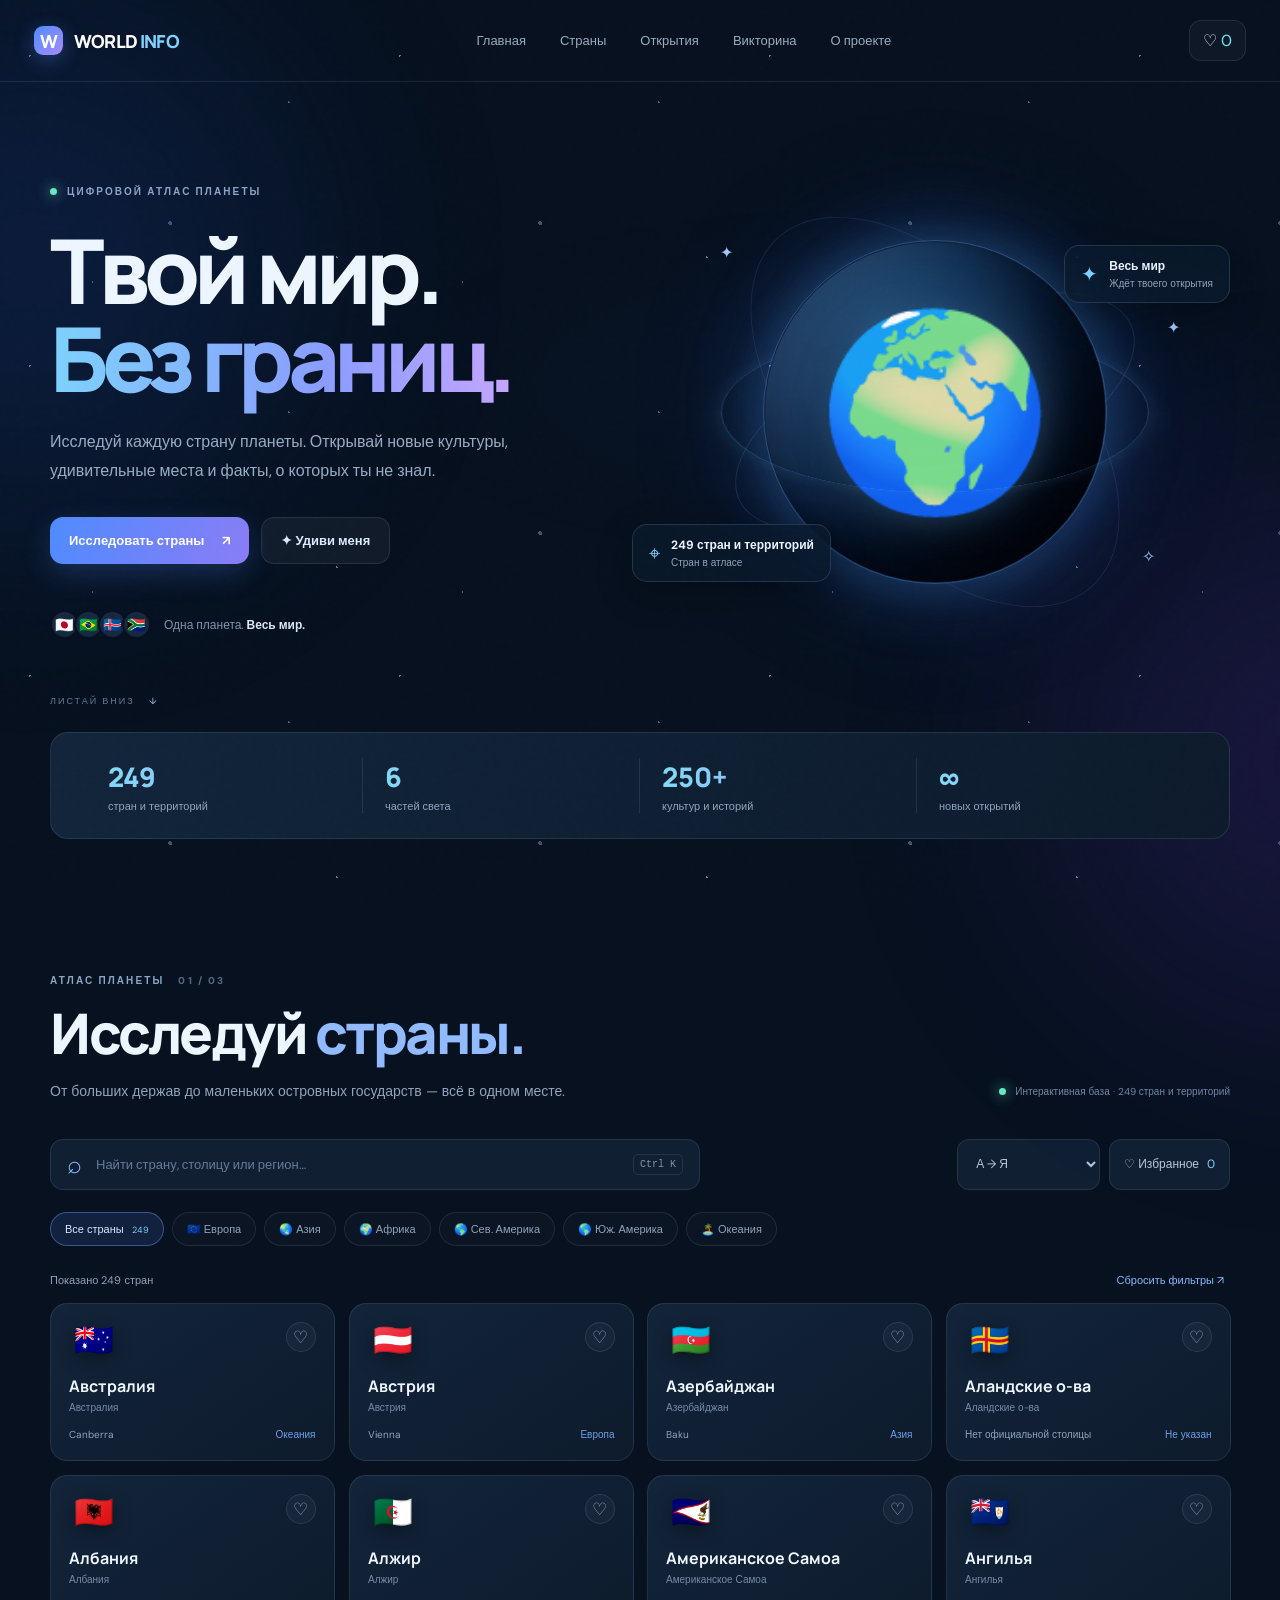
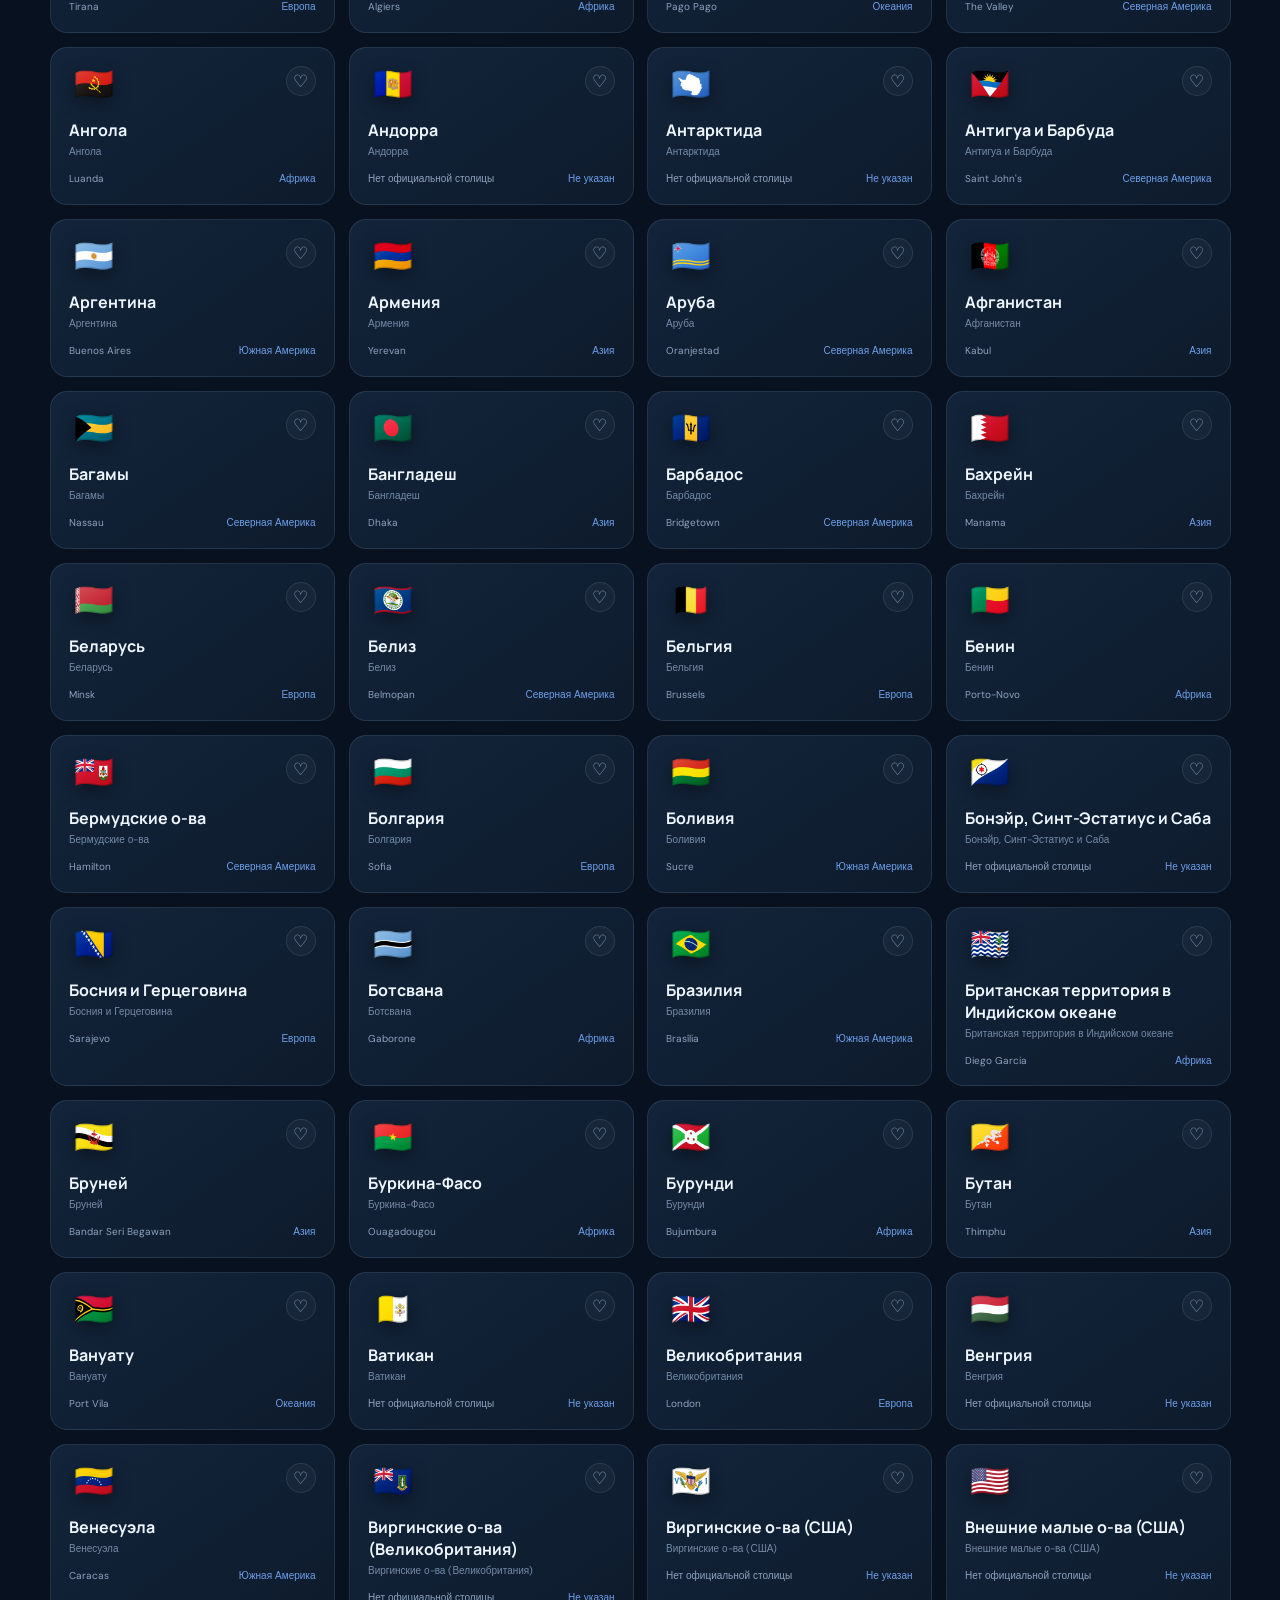
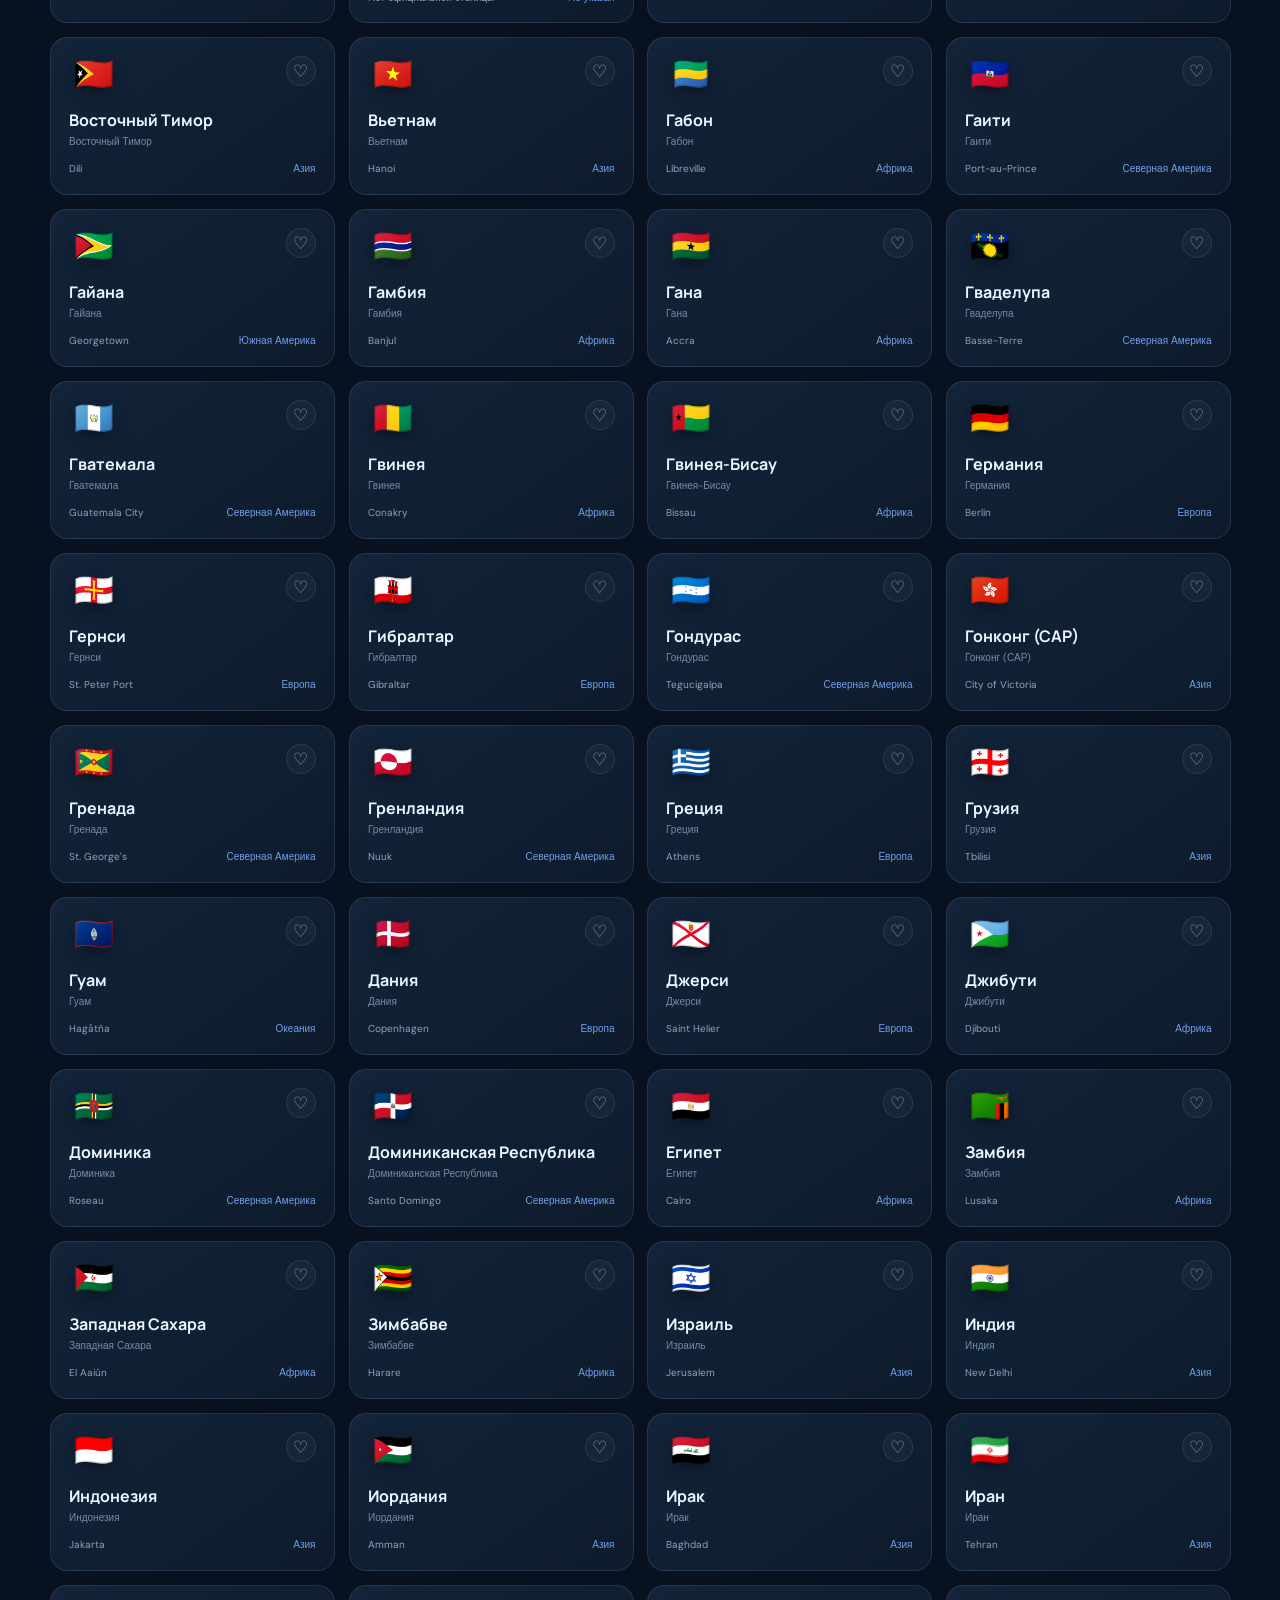
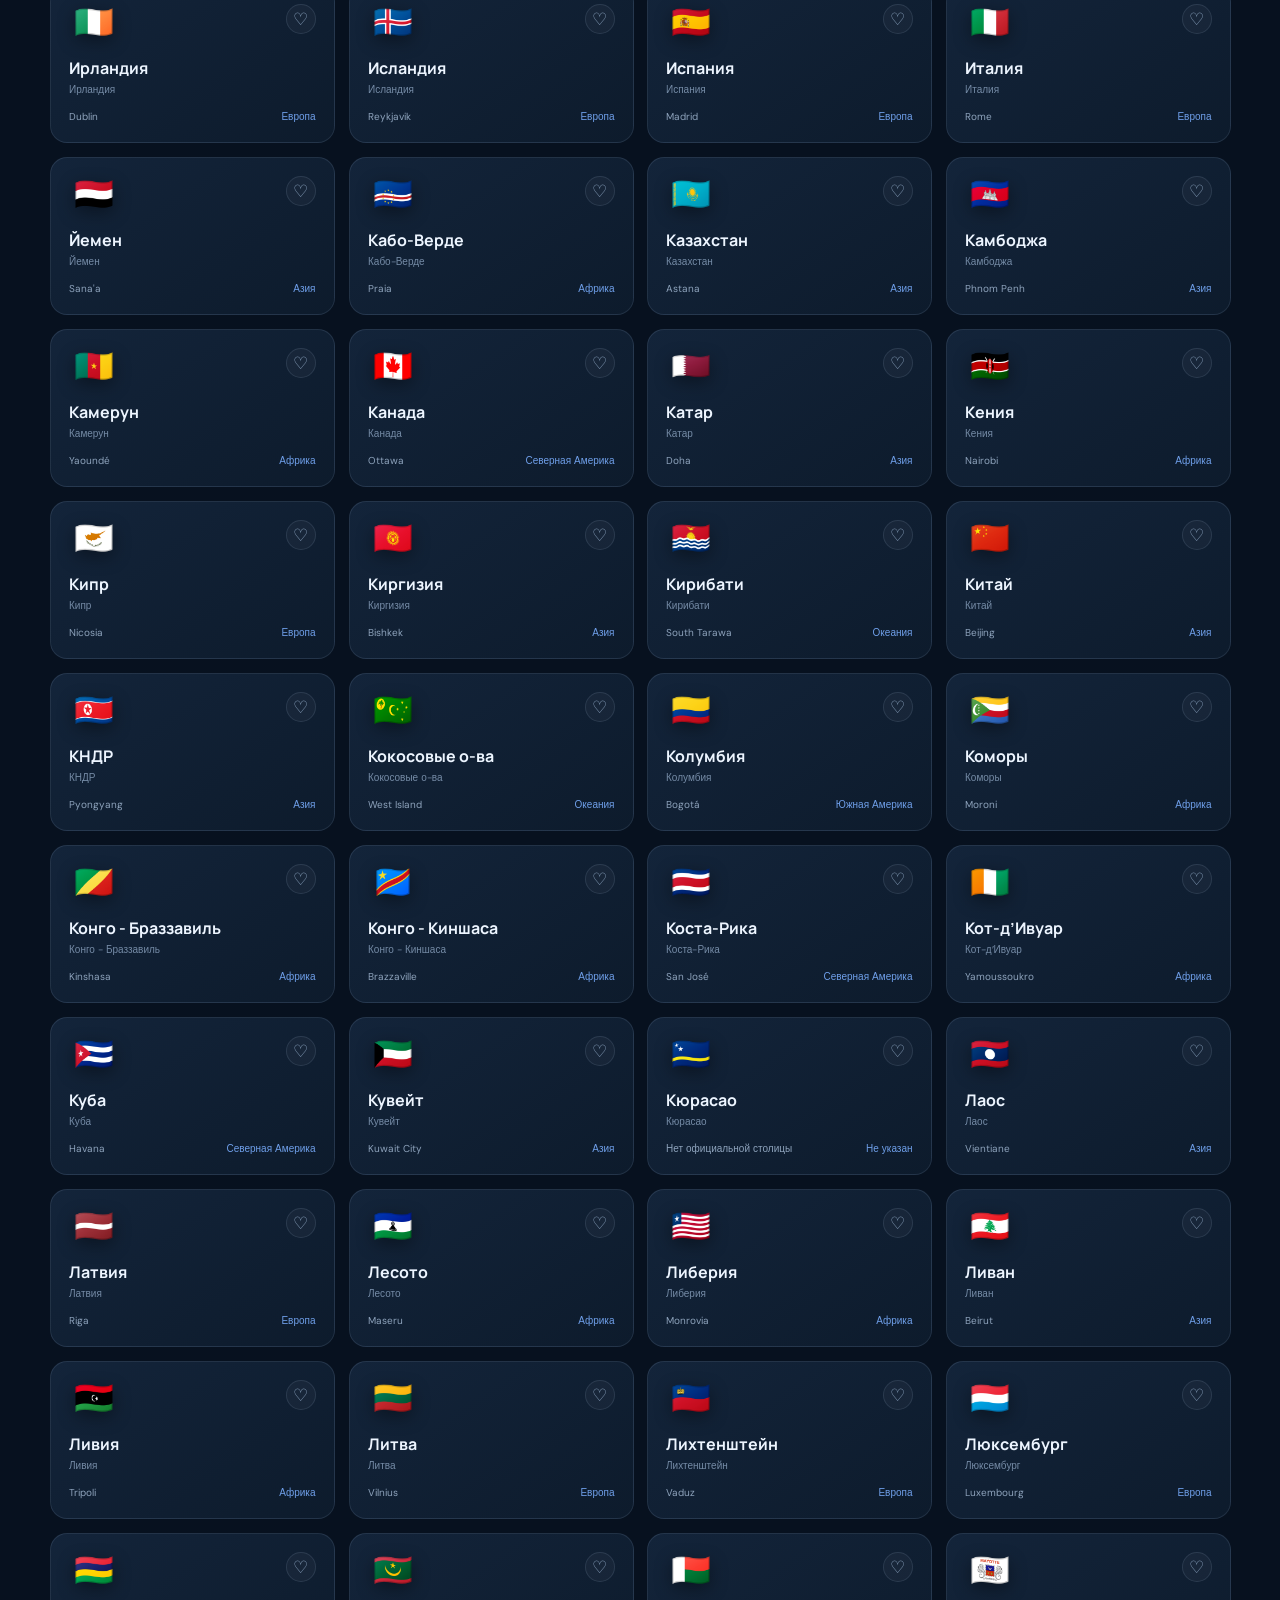
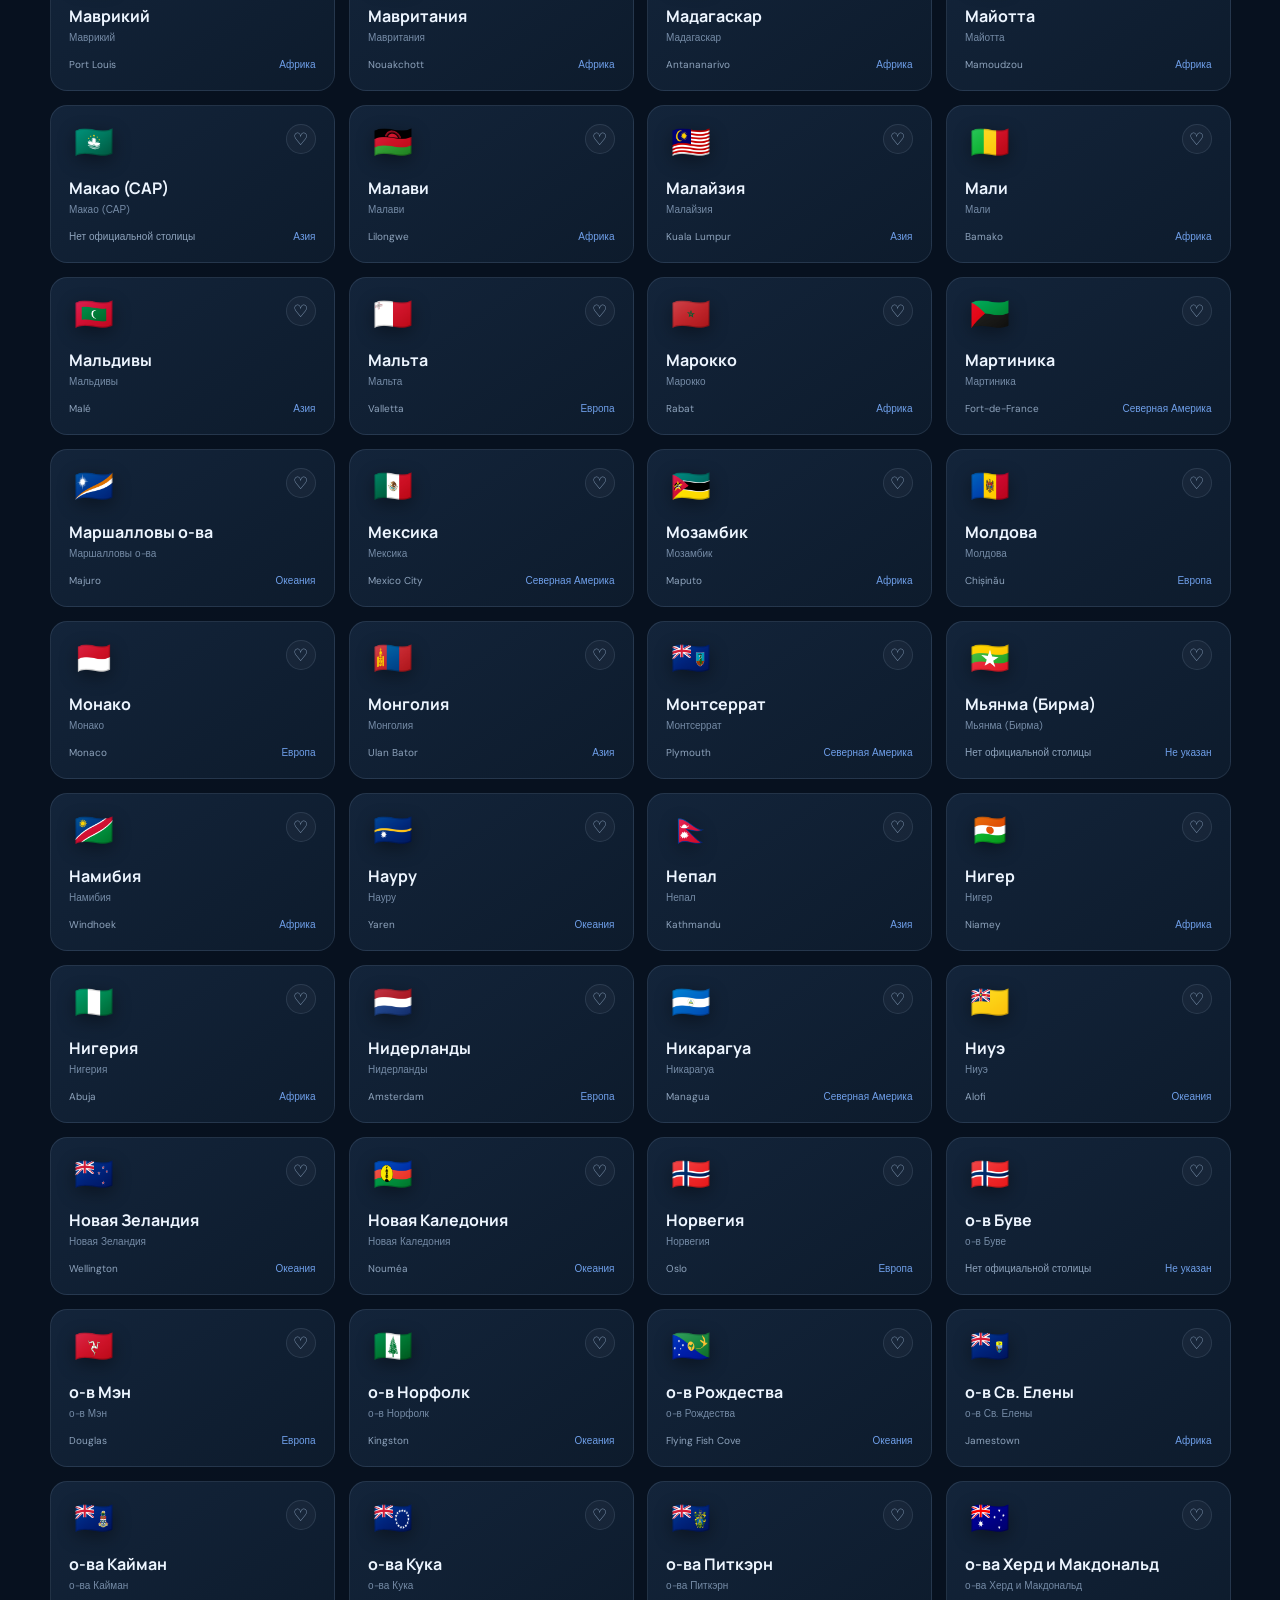
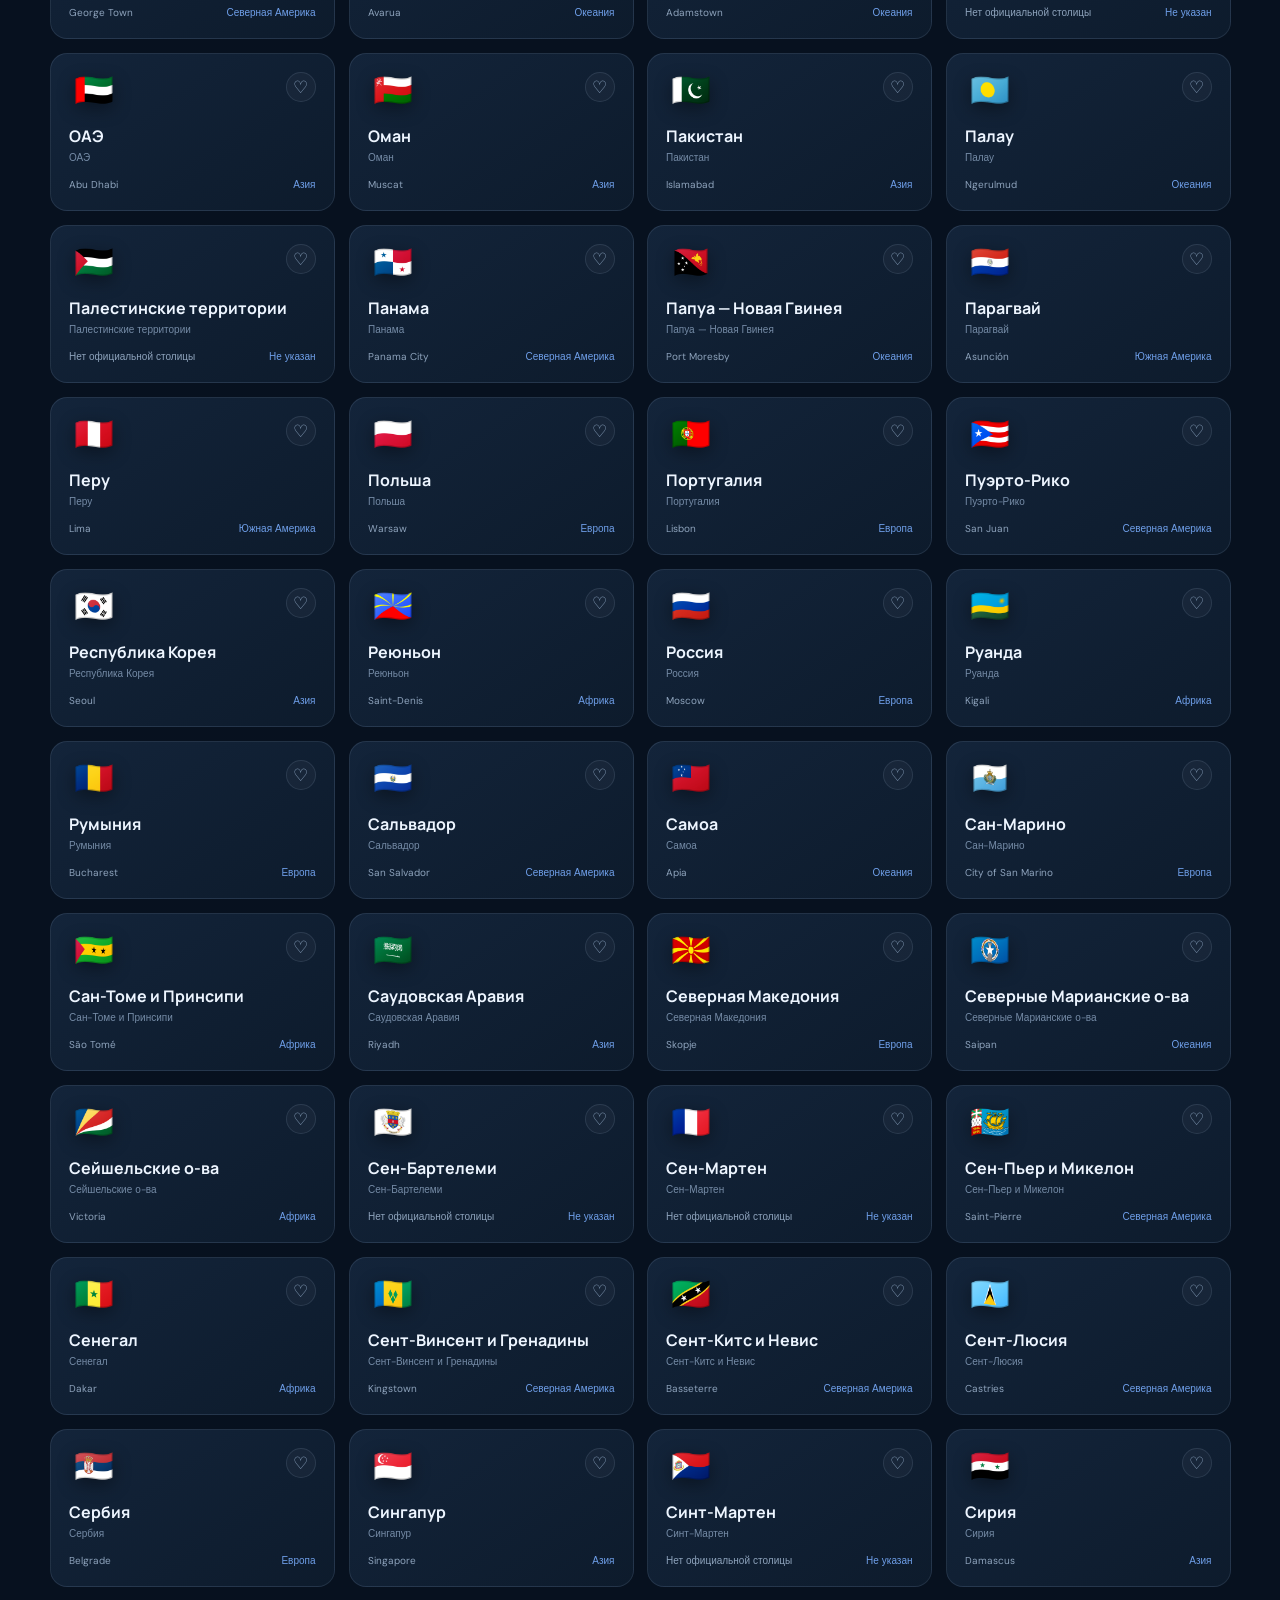
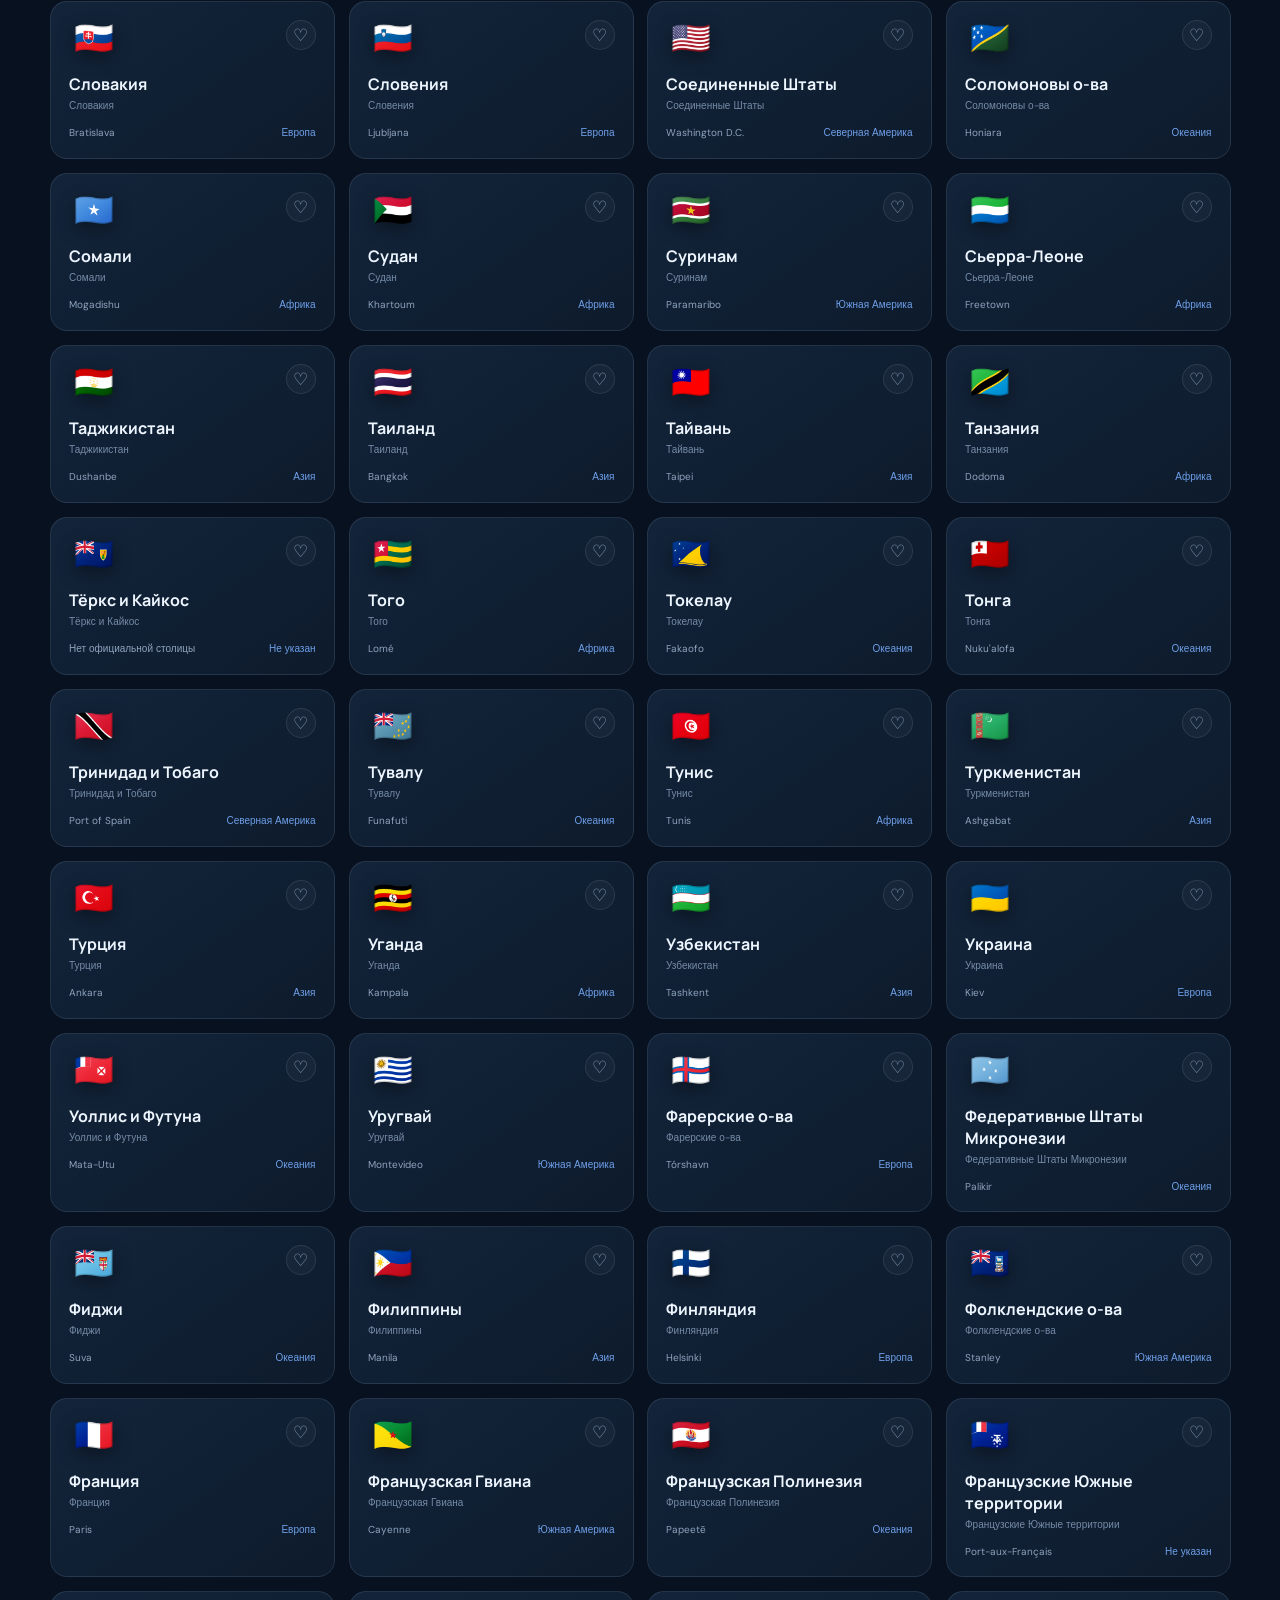
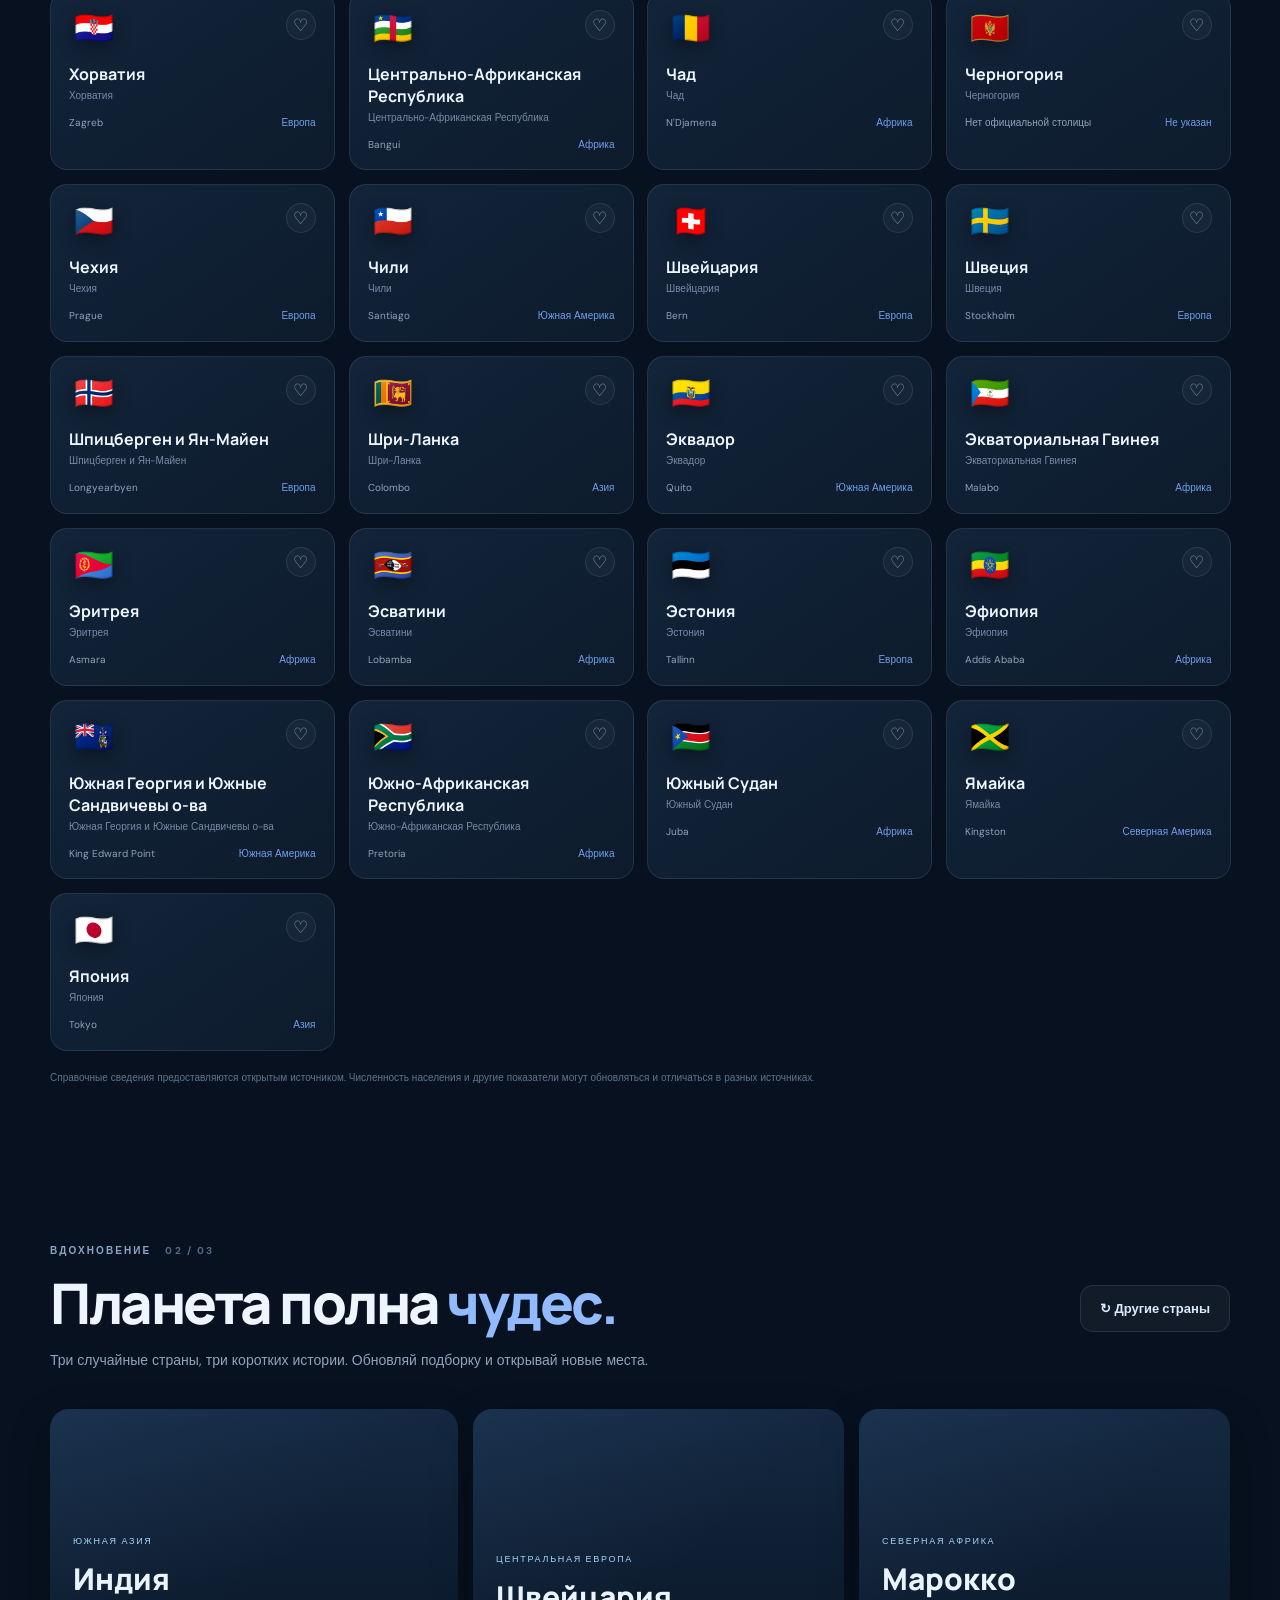
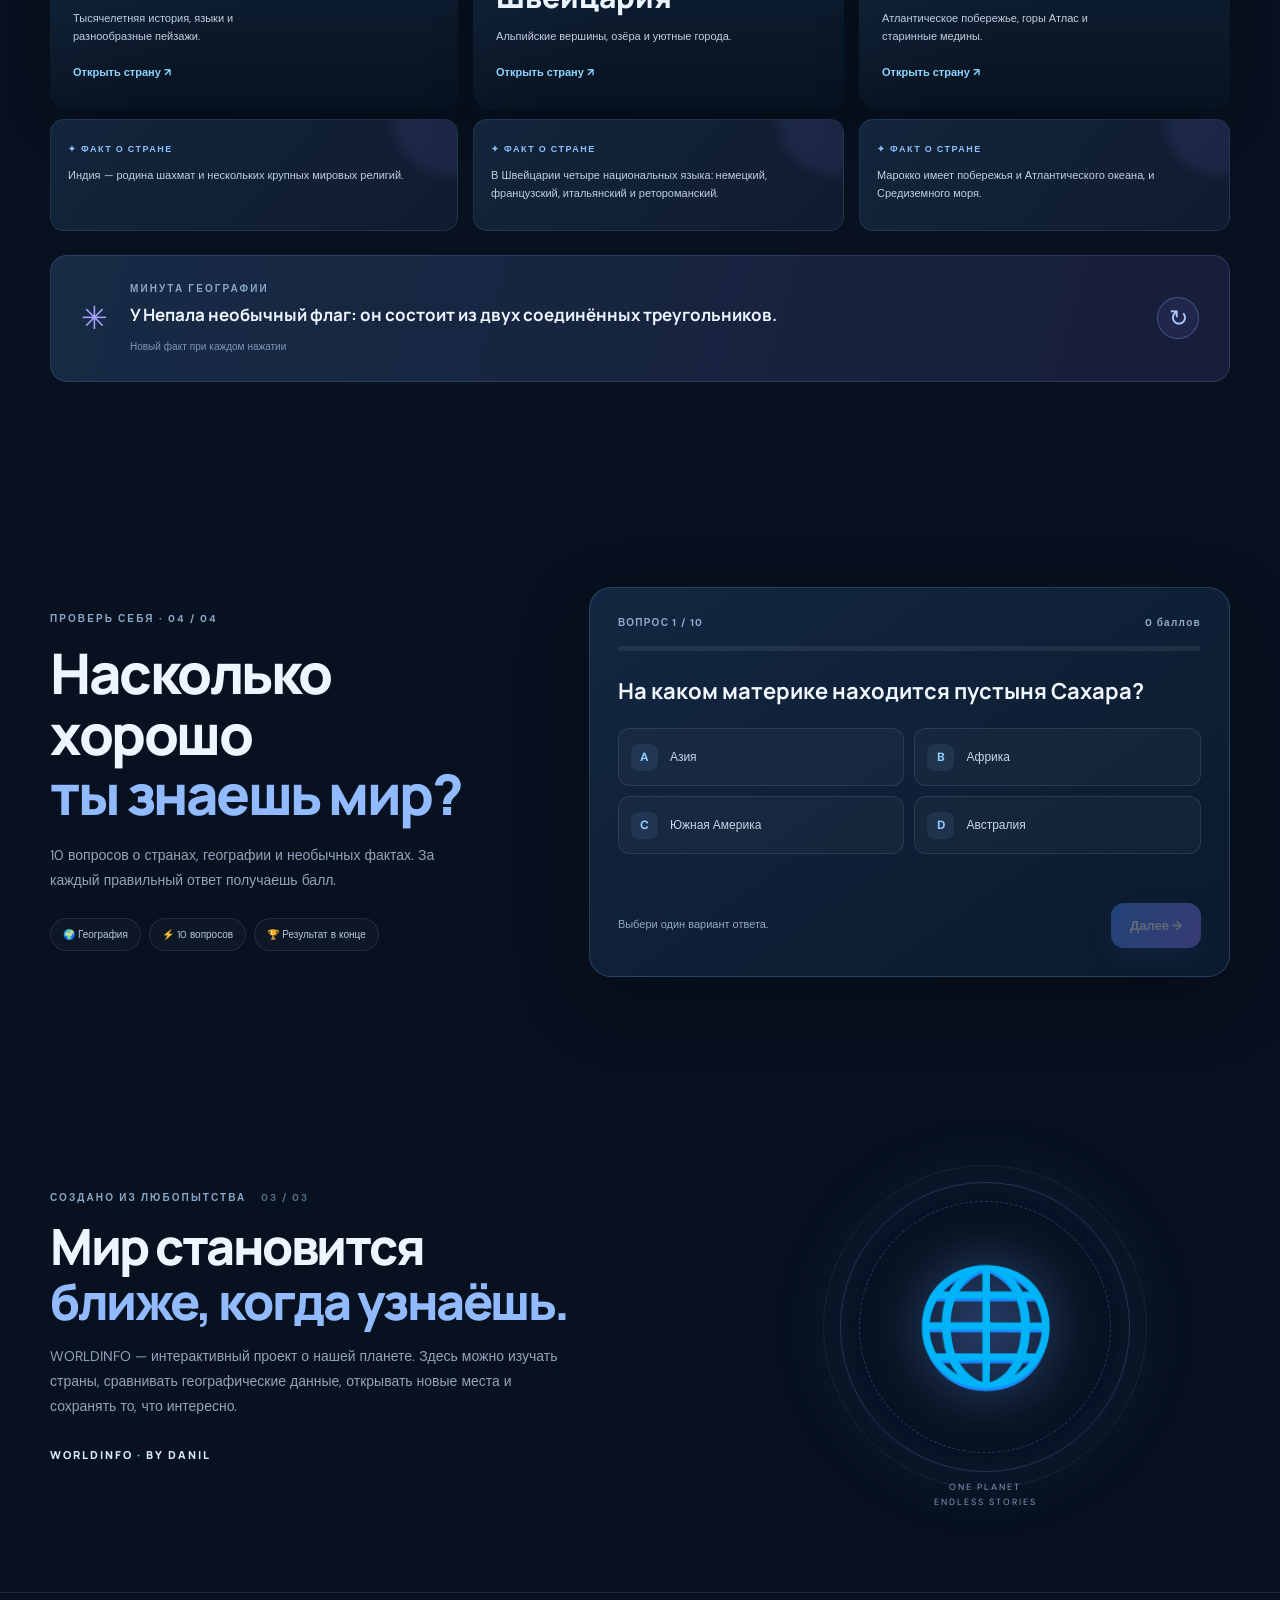
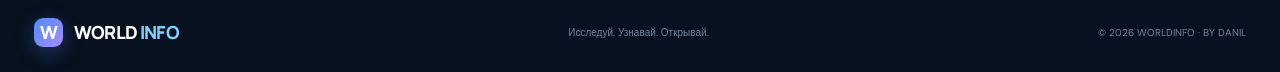
<file: index.html>
<!doctype html>
<html lang="ru">
<head>
<meta charset="UTF-8"><meta name="viewport" content="width=device-width,initial-scale=1"><meta name="theme-color" content="#07111f">
<meta name="description" content="WORLDINFO — интерактивная энциклопедия всех стран мира."><title>WORLDINFO — весь мир у тебя под рукой</title>
<link rel="preconnect" href="https://fonts.googleapis.com"><link rel="preconnect" href="https://fonts.gstatic.com" crossorigin><link href="https://fonts.googleapis.com/css2?family=DM+Sans:wght@400;500;600;700;800&family=Manrope:wght@400;500;600;700;800&display=swap" rel="stylesheet"><link rel="stylesheet" href="style.css">
</head>
<body>
<div class="scroll-progress" id="scrollProgress"></div><div class="cursor-glow" id="cursorGlow"></div><div class="noise"></div><div class="ambient ambient-a"></div><div class="ambient ambient-b"></div>
<header class="header"><a class="logo" href="#home"><span class="logo-mark">W</span>WORLD<span class="logo-accent">INFO</span></a><nav id="nav"><a href="#home">Главная</a><a href="#countries">Страны</a><a href="#discover">Открытия</a><a href="#quiz">Викторина</a><a href="#about">О проекте</a></nav><div class="header-right"><button class="icon-button" id="favoritesTop" aria-label="Избранное">♡ <span id="favCount">0</span></button><button class="menu-button" id="menu" aria-label="Меню">☰</button></div></header>
<main>
<section class="hero" id="home"><div class="hero-content"><div class="eyebrow"><span class="pulse-dot"></span> ЦИФРОВОЙ АТЛАС ПЛАНЕТЫ</div><h1>Твой мир.<br><span>Без границ.</span></h1><p class="hero-lead">Исследуй каждую страну планеты. Открывай новые культуры, удивительные места и факты, о которых ты не знал.</p><div class="hero-buttons"><a class="button button-primary" href="#countries">Исследовать страны <span>↗</span></a><button class="button button-glass" id="randomCountry">✦ Удиви меня</button></div><div class="hero-meta"><div class="avatar-stack"><span>🇯🇵</span><span>🇧🇷</span><span>🇮🇸</span><span>🇿🇦</span></div><span>Одна планета. <b>Весь мир.</b></span></div></div><div class="hero-visual"><div class="orbit orbit-one"></div><div class="orbit orbit-two"></div><div class="planet"><div class="planet-shine"></div><span>🌍</span></div><div class="planet-label label-top"><i>✦</i><span><b>Весь мир</b><small>Ждёт твоего открытия</small></span></div><div class="planet-label label-bottom"><i>⌖</i><span><b id="heroCountryCount">Загрузка…</b><small>Стран в атласе</small></span></div><div class="star star-a">✦</div><div class="star star-b">✧</div><div class="star star-c">✦</div></div><div class="hero-scroll">ЛИСТАЙ ВНИЗ <span>↓</span></div></section>
<section class="stats-strip"><div><strong id="statCountries">—</strong><span>стран и территорий</span></div><div><strong>6</strong><span>частей света</span></div><div><strong>250+</strong><span>культур и историй</span></div><div><strong>∞</strong><span>новых открытий</span></div></section>
<section class="section countries-section" id="countries"><div class="section-heading"><div><div class="kicker">АТЛАС ПЛАНЕТЫ <span>01 / 03</span></div><h2>Исследуй <em>страны.</em></h2><p>От больших держав до маленьких островных государств — всё в одном месте.</p></div><div class="heading-note"><span class="live-dot"></span> Интерактивная база · 249 стран и территорий</div></div>
<div class="explorer"><div class="search-wrap"><span>⌕</span><input id="search" type="search" placeholder="Найти страну, столицу или регион…" autocomplete="off"><kbd>Ctrl K</kbd></div><div class="control-wrap"><select id="sort" aria-label="Сортировка"><option value="az">А → Я</option><option value="za">Я → А</option><option value="population">По населению ↓</option><option value="area">По площади ↓</option></select><button id="favoritesToggle" class="filter-fav">♡ Избранное <span id="favCount2">0</span></button></div></div>
<div class="region-tabs" id="filters"><button class="region-tab active" data-region="Все">Все страны <span id="allCount">—</span></button><button class="region-tab" data-region="Европа">🇪🇺 Европа</button><button class="region-tab" data-region="Азия">🌏 Азия</button><button class="region-tab" data-region="Африка">🌍 Африка</button><button class="region-tab" data-region="Северная Америка">🌎 Сев. Америка</button><button class="region-tab" data-region="Южная Америка">🌎 Юж. Америка</button><button class="region-tab" data-region="Океания">🏝️ Океания</button></div>
<div class="catalog-top"><span id="resultCount">Подключаем атлас…</span><button id="reset" class="text-button">Сбросить фильтры ↗</button></div><div id="countryGrid" class="country-grid"><div class="loading-state"><div class="loader"></div><b>Загружаем весь мир</b><span>Собираем страны, флаги и данные…</span></div></div><div class="load-error" id="loadError" hidden><b>Не удалось загрузить атлас</b><span data-error-detail>Не удалось получить данные от сервера. Попробуй ещё раз.</span><button class="button button-primary" id="retryLoad">Повторить загрузку</button></div><p class="data-note">Справочные сведения предоставляются открытым источником. Численность населения и другие показатели могут обновляться и отличаться в разных источниках.</p></section>
<section class="discover-section" id="discover"><div class="section-heading discover-heading"><div><div class="kicker">ВДОХНОВЕНИЕ <span>02 / 03</span></div><h2>Планета полна <em>чудес.</em></h2><p>Три случайные страны, три коротких истории. Обновляй подборку и открывай новые места.</p></div><button id="refreshFeatured" class="button button-glass refresh-featured">↻ Другие страны</button></div><div class="feature-grid" id="featuredGrid"></div>
<div class="fact-banner"><div class="fact-icon">✳</div><div><div class="kicker">МИНУТА ГЕОГРАФИИ</div><h3 id="factText">У Непала необычный флаг: он состоит из двух соединённых треугольников.</h3><span>Новый факт при каждом нажатии</span></div><button id="newFact" class="fact-refresh" aria-label="Новый факт">↻</button></div></section>

<section class="quiz-section" id="quiz"><div class="quiz-intro"><div class="kicker">ПРОВЕРЬ СЕБЯ · 04 / 04</div><h2>Насколько хорошо<br><em>ты знаешь мир?</em></h2><p>10 вопросов о странах, географии и необычных фактах. За каждый правильный ответ получаешь балл.</p><div class="quiz-pills"><span>🌍 География</span><span>⚡ 10 вопросов</span><span>🏆 Результат в конце</span></div></div><div class="quiz-panel" id="quizPanel"><div class="quiz-topline"><span id="quizCounter">ВОПРОС 1 / 10</span><span id="quizScore">0 баллов</span></div><div class="quiz-progress"><span id="quizProgress"></span></div><div class="quiz-question" id="quizQuestion">Готов проверить свои знания?</div><div class="quiz-options" id="quizOptions"></div><div class="quiz-bottom"><span id="quizFeedback">Выбери один вариант ответа.</span><button class="button button-primary" id="quizNext" disabled>Далее →</button></div></div></section>
<section class="about-section" id="about"><div class="about-copy"><div class="kicker">СОЗДАНО ИЗ ЛЮБОПЫТСТВА <span>03 / 03</span></div><h2>Мир становится<br><em>ближе, когда узнаёшь.</em></h2><p>WORLDINFO — интерактивный проект о нашей планете. Здесь можно изучать страны, сравнивать географические данные, открывать новые места и сохранять то, что интересно.</p><div class="about-sign">WORLDINFO <span>·</span> BY DANIL</div></div><div class="about-orb"><div class="about-orb-inner">🌐</div><span class="orb-caption">ONE PLANET<br>ENDLESS STORIES</span></div></section>
</main><footer><a class="logo" href="#home"><span class="logo-mark">W</span>WORLD<span class="logo-accent">INFO</span></a><span>Исследуй. Узнавай. Открывай.</span><span>© 2026 WORLDINFO · BY DANIL</span></footer>
<dialog id="countryModal" class="country-modal"><button class="modal-close" id="closeModal" aria-label="Закрыть">×</button><div id="modalBody"></div></dialog><div class="toast" id="toast"></div><script src="countries.js"></script><script src="script.js"></script>
</body></html>
</file>
<file: style.css>
:root{--bg:#07111f;--bg2:#0a1728;--panel:#101f32;--line:rgba(182,207,237,.12);--text:#edf5ff;--muted:#8fa2ba;--cyan:#67e8f9;--blue:#6198ff;--violet:#a78bfa;--radius:22px}*{box-sizing:border-box}html{scroll-behavior:smooth;scroll-padding-top:90px}body{margin:0;background:var(--bg);color:var(--text);font-family:'DM Sans',sans-serif;overflow-x:hidden}button,input,select{font:inherit}button{color:inherit;cursor:pointer}.noise{position:fixed;inset:0;pointer-events:none;z-index:5;opacity:.025;background-image:url("data:image/svg+xml,%3Csvg viewBox='0 0 180 180' xmlns='http://www.w3.org/2000/svg'%3E%3Cfilter id='n'%3E%3CfeTurbulence type='fractalNoise' baseFrequency='.9' numOctaves='3' stitchTiles='stitch'/%3E%3C/filter%3E%3Crect width='100%25' height='100%25' filter='url(%23n)' opacity='.5'/%3E%3C/svg%3E")}.ambient{position:absolute;width:520px;height:520px;border-radius:50%;filter:blur(130px);opacity:.15;pointer-events:none}.ambient-a{top:0;left:-230px;background:#2563eb}.ambient-b{top:500px;right:-300px;background:#7c3aed}.header{height:82px;max-width:1280px;padding:0 34px;margin:auto;display:flex;align-items:center;justify-content:space-between;position:relative;z-index:10;border-bottom:1px solid var(--line)}.logo{font:800 18px Manrope,sans-serif;letter-spacing:-.8px;color:#fff;text-decoration:none;display:flex;align-items:center;gap:3px}.logo-mark{width:29px;height:29px;display:grid;place-items:center;border-radius:9px;margin-right:8px;background:linear-gradient(135deg,#4f8cff,#a78bfa);box-shadow:0 5px 20px #4f8cff55}.logo-accent{color:#7dd3fc}.header nav{display:flex;gap:34px}.header nav a{color:#9aabc0;text-decoration:none;font-size:13px;transition:.25s}.header nav a:hover{color:#fff}.header-right{display:flex;gap:10px}.icon-button,.menu-button{border:1px solid var(--line);background:#ffffff08;border-radius:12px;padding:9px 13px}.icon-button span{color:var(--cyan)}.menu-button{display:none}.hero{min-height:650px;max-width:1280px;padding:100px 50px 90px;margin:auto;display:grid;grid-template-columns:1fr 1fr;align-items:center;position:relative}.hero-content{position:relative;z-index:2;animation:rise .8s both}.eyebrow,.kicker{font-size:10px;letter-spacing:2.1px;font-weight:800;color:#8aa6c6}.eyebrow{display:flex;align-items:center;gap:10px}.pulse-dot,.live-dot{width:7px;height:7px;border-radius:50%;background:#67e8c4;box-shadow:0 0 13px #67e8c4;display:inline-block;animation:pulse 2s infinite}.hero h1{font:800 clamp(58px,7vw,92px)/.99 Manrope,sans-serif;letter-spacing:-6px;margin:28px 0 25px}.hero h1 span{background:linear-gradient(95deg,#7dd3fc,#8b9dff 60%,#c4a6ff);background-clip:text;color:transparent}.hero-lead{font-size:16px;line-height:1.8;color:#9aacc2;max-width:490px}.hero-buttons{display:flex;gap:12px;margin-top:32px;flex-wrap:wrap}.button{border:0;border-radius:13px;padding:14px 19px;font-weight:700;font-size:13px;transition:transform .25s,box-shadow .25s}.button:hover{transform:translateY(-3px)}.button-primary{background:linear-gradient(110deg,#4f8cff,#8b7cf6);color:white;box-shadow:0 10px 28px #4f8cff38;text-decoration:none;display:inline-flex;gap:18px;align-items:center}.button-primary:hover{box-shadow:0 14px 35px #4f8cff60}.button-glass{background:#ffffff0c;border:1px solid var(--line);color:#dceaff}.hero-meta{display:flex;align-items:center;gap:13px;color:#8094ad;font-size:12px;margin-top:46px}.hero-meta b{color:#d9e7f8}.avatar-stack{display:flex;padding-left:5px}.avatar-stack span{width:29px;height:29px;border-radius:50%;display:grid;place-items:center;background:#172941;border:2px solid var(--bg);margin-left:-5px;font-size:15px}.hero-visual{height:450px;position:relative;display:grid;place-items:center;animation:floatIn 1.1s .15s both}.planet{width:min(340px,72vw);aspect-ratio:1;border-radius:50%;display:grid;place-items:center;position:relative;background:radial-gradient(circle at 35% 25%,#1b4770,#102747 55%,#09172b 75%);box-shadow:inset -30px -28px 55px #020a18,0 0 80px #3886e955,0 0 160px #4c5ee522;animation:planetFloat 7s ease-in-out infinite}.planet:before{content:"";position:absolute;inset:-2px;border-radius:50%;border:1px solid #83c5ff45;box-shadow:0 0 45px #56b4ff25}.planet>span{font-size:190px;filter:drop-shadow(0 10px 22px #0009);animation:planetTurn 18s linear infinite}.planet-shine{position:absolute;inset:0;border-radius:50%;background:linear-gradient(125deg,#ffffff18,transparent 38%,#0008 85%)}.orbit{position:absolute;border:1px solid #8cbcff25;border-radius:50%;width:430px;height:180px;transform:rotate(-24deg)}.orbit-two{width:470px;height:260px;transform:rotate(48deg);border-color:#a78bfa22}.planet-label{position:absolute;z-index:2;display:flex;align-items:center;gap:11px;padding:12px 16px;border-radius:15px;border:1px solid #b5d5ff26;background:#0b1a2bdc;backdrop-filter:blur(14px);box-shadow:0 12px 35px #0004;animation:labelFloat 5s ease-in-out infinite}.planet-label i{font-style:normal;color:#7dd3fc;font-size:20px}.planet-label b,.planet-label small{display:block}.planet-label b{font-size:12px}.planet-label small{font-size:10px;color:#91a4bc;margin-top:3px}.label-top{top:58px;right:0}.label-bottom{bottom:55px;left:-8px;animation-delay:-2s}.star{position:absolute;color:#a5c9ff;animation:twinkle 2.5s infinite}.star-a{top:55px;left:80px}.star-b{bottom:70px;right:75px;animation-delay:.8s}.star-c{top:130px;right:50px;animation-delay:1.3s}.hero-scroll{position:absolute;bottom:25px;left:50px;color:#637a96;font-size:9px;letter-spacing:2px}.hero-scroll span{color:#a8c6ed;margin-left:10px}.stats-strip{max-width:1180px;margin:0 auto 35px;padding:25px 35px;border:1px solid var(--line);border-radius:18px;background:linear-gradient(110deg,#12253b,#0d1b2c);display:grid;grid-template-columns:repeat(4,1fr);position:relative;z-index:2}.stats-strip div{padding:0 22px;border-right:1px solid var(--line)}.stats-strip div:last-of-type{border:0}.stats-strip strong,.stats-strip span{display:block}.stats-strip strong{font:800 27px Manrope;background:linear-gradient(90deg,#83d9f6,#9f9aff);background-clip:text;color:transparent}.stats-strip span{font-size:11px;color:#91a4bb;margin-top:4px}.section,.discover-section,.about-section{max-width:1180px;margin:0 auto;padding:100px 0}.section-heading{display:flex;justify-content:space-between;align-items:end;margin-bottom:35px;gap:20px}.kicker span{color:#536a84;margin-left:10px}.section-heading h2,.about-copy h2{font:800 clamp(38px,5vw,56px)/1.1 Manrope;letter-spacing:-2.5px;margin:15px 0}.section-heading h2 em,.about-copy h2 em{font-style:normal;color:#91baff}.section-heading p,.about-copy p{color:#91a4bb;font-size:14px;line-height:1.8;margin:0}.heading-note{font-size:10px;color:#7188a4;display:flex;align-items:center;gap:9px;padding-bottom:6px}.explorer{display:flex;justify-content:space-between;gap:12px;margin:30px 0 20px}.search-wrap{height:51px;flex:1;max-width:650px;display:flex;align-items:center;gap:12px;padding:0 16px;background:#101f32;border:1px solid var(--line);border-radius:13px}.search-wrap>span{font-size:25px;color:#86b9ff}.search-wrap input{width:100%;border:0;outline:0;background:transparent;color:#eaf3ff;font-size:13px}.search-wrap input::placeholder{color:#657b96}.search-wrap kbd{font-size:10px;white-space:nowrap;color:#8295ad;border:1px solid var(--line);border-radius:5px;padding:4px 6px}.control-wrap{display:flex;gap:9px}.control-wrap select,.filter-fav{background:#101f32;border:1px solid var(--line);border-radius:12px;color:#b6c8dc;padding:0 14px;font-size:12px;outline:0}.control-wrap select option{background:#101f32}.filter-fav span{color:#7dd3fc;margin-left:5px}.region-tabs{display:flex;gap:8px;flex-wrap:wrap;margin:22px 0}.region-tab{border:1px solid var(--line);background:#ffffff05;border-radius:30px;padding:9px 14px;color:#8fa4bd;font-size:11px;transition:.2s}.region-tab:hover,.region-tab.active{background:#527ff026;border-color:#6e9fff6b;color:#d9e9ff}.region-tab span{font-size:9px;color:#7dd3fc;margin-left:5px}.catalog-top{display:flex;justify-content:space-between;align-items:center;color:#8da2ba;font-size:11px;margin:26px 0 15px}.text-button{background:none;border:0;color:#83baff;font-size:11px}.country-grid{display:grid;grid-template-columns:repeat(4,minmax(0,1fr));gap:14px}.country-card{position:relative;overflow:hidden;background:linear-gradient(145deg,#13243a,#0d1b2c);border:1px solid var(--line);border-radius:17px;padding:18px;min-height:158px;cursor:pointer;transition:transform .28s,border-color .28s,box-shadow .28s;animation:cardIn .5s both}.country-card:hover{transform:translateY(-6px);border-color:#80b8ff75;box-shadow:0 16px 35px #0003}.card-top{display:flex;justify-content:space-between;align-items:start}.flag-image{width:49px;height:34px;object-fit:cover;border-radius:5px;box-shadow:0 4px 12px #0004}.flag-fallback{font-size:32px;line-height:34px}.card-fav{background:#ffffff09;border:1px solid var(--line);border-radius:50%;width:30px;height:30px;color:#8da5c1;font-size:17px;transition:.2s}.card-fav.saved{color:#ff8fa8;background:#ff5e8317;border-color:#ff8fa84d}.country-card h3{font:700 16px Manrope;margin:17px 0 4px}.country-card .native-name{color:#758ba6;font-size:10px;min-height:13px}.card-bottom{display:flex;justify-content:space-between;align-items:center;margin-top:14px;color:#8ea3bc;font-size:10px}.card-bottom span:last-child{color:#6f9fe9}.loading-state{grid-column:1/-1;min-height:230px;display:flex;flex-direction:column;align-items:center;justify-content:center;gap:12px;color:#9aafc9}.loading-state b{font-size:14px}.loading-state span{font-size:11px;color:#7188a4}.loader{width:36px;height:36px;border:2px solid #31465f;border-top-color:#7dd3fc;border-radius:50%;animation:spin .8s linear infinite}.load-error{padding:40px;text-align:center;border:1px solid #a65d6b55;border-radius:16px;background:#a65d6b10}.load-error>*{display:block;margin:10px auto}.load-error span{font-size:12px;color:#9aafc9}.data-note{font-size:10px;color:#60758e;margin-top:20px}.discover-section{padding-top:50px}.feature-grid{display:grid;grid-template-columns:1.1fr 1fr 1fr;gap:15px}.feature-card{height:360px;position:relative;overflow:hidden;border-radius:19px;background-size:cover;background-position:center;isolation:isolate;transition:transform .35s}.feature-card:hover{transform:translateY(-5px)}.feature-iceland{background-image:url('https://images.unsplash.com/photo-1476610182048-b716b8518aae?w=1000&q=85')}.feature-japan{background-image:url('https://images.unsplash.com/photo-1493975953778-7f2f5a0e4f3d?w=900&q=85')}.feature-brazil{background-image:url('https://images.unsplash.com/photo-1483729558449-99ef09a8c325?w=900&q=85')}.feature-overlay{position:absolute;inset:0;background:linear-gradient(0deg,#06111feF 0%,#07111f70 50%,#07111f05 100%);z-index:-1}.feature-content{position:absolute;left:23px;right:20px;bottom:22px}.feature-tag{font-size:9px;letter-spacing:1.7px;color:#a5d5ff}.feature-content h3{font:800 30px Manrope;margin:9px 0 5px}.feature-content p{font-size:11px;line-height:1.6;color:#c1cfdf;max-width:240px}.feature-link{border:0;background:transparent;color:#8dd5ff;padding:8px 0;font-size:11px;font-weight:700}.fact-banner{margin-top:24px;padding:26px 30px;display:flex;align-items:center;gap:22px;border:1px solid #9b9cfb30;border-radius:17px;background:linear-gradient(105deg,#172b45,#171d3b)}.fact-icon{font-size:32px;color:#a5a2ff}.fact-banner h3{font:700 17px Manrope;margin:8px 0}.fact-banner span{font-size:10px;color:#7f95b1}.fact-refresh{margin-left:auto;flex:none;width:42px;height:42px;border:1px solid #9aabff55;border-radius:50%;background:#8e9bff13;color:#a9c5ff;font-size:23px;transition:.4s}.fact-refresh:hover{transform:rotate(180deg)}.about-section{padding-top:100px;padding-bottom:120px;display:flex;justify-content:space-between;align-items:center;overflow:hidden}.about-copy{max-width:600px}.about-copy h2{font-size:50px}.about-copy p{max-width:530px}.about-sign{margin-top:28px;font:800 11px Manrope;letter-spacing:2px;color:#d8e8fb}.about-sign span{color:#7dd3fc}.about-orb{width:290px;height:290px;margin-right:100px;position:relative;border:1px solid #9bbcff35;border-radius:50%;display:grid;place-items:center;box-shadow:0 0 80px #587dff1c,inset 0 0 60px #587dff15}.about-orb:before,.about-orb:after{content:"";position:absolute;inset:18px;border:1px dashed #a8c8ff38;border-radius:50%;animation:spin 28s linear infinite}.about-orb:after{inset:-18px;border-style:solid;opacity:.4;animation-direction:reverse;animation-duration:40s}.about-orb-inner{font-size:115px;filter:drop-shadow(0 0 30px #6e9cff88);animation:planetFloat 6s ease-in-out infinite}.orb-caption{position:absolute;bottom:-40px;font-size:9px;line-height:1.7;text-align:center;letter-spacing:2px;color:#829bb9}footer{max-width:1280px;margin:auto;border-top:1px solid var(--line);padding:25px 34px;display:flex;align-items:center;justify-content:space-between;color:#71869f;font-size:10px}.country-modal{width:min(850px,calc(100% - 28px));max-width:850px;max-height:90vh;padding:0;border:1px solid #91baff35;border-radius:23px;background:#0a1728;color:#edf5ff;box-shadow:0 30px 100px #000b;overflow:auto}.country-modal::backdrop{background:#020712c9;backdrop-filter:blur(9px)}.modal-close{position:sticky;top:14px;float:right;margin:14px 14px -52px 0;z-index:4;width:38px;height:38px;border-radius:50%;border:1px solid #ffffff55;background:#07111fbd;color:white;font-size:24px}.modal-hero{height:270px;position:relative;background:#13243a;background-size:cover;background-position:center;display:flex;align-items:end;padding:28px}.modal-hero:after{content:"";position:absolute;inset:0;background:linear-gradient(0deg,#07111f 0%,#07111f25 90%)}.modal-title{position:relative;z-index:1}.modal-title img{width:56px;height:38px;object-fit:cover;border-radius:5px;box-shadow:0 5px 15px #0007}.modal-title h2{font:800 38px Manrope;margin:10px 0 2px}.modal-title p{margin:0;color:#b7c8dc;font-size:12px}.modal-content{padding:25px 30px 32px}.modal-description{font-size:13px;line-height:1.8;color:#b4c5d9;margin:0 0 22px}.modal-stats{display:grid;grid-template-columns:repeat(3,1fr);gap:10px}.modal-stat{padding:15px;border-radius:12px;background:#ffffff08;border:1px solid var(--line)}.modal-stat span,.modal-stat b{display:block}.modal-stat span{font-size:10px;color:#8299b5;margin-bottom:7px}.modal-stat b{font-size:13px}.modal-subhead{font:700 16px Manrope;margin:26px 0 13px}.detail-grid{display:grid;grid-template-columns:1fr 1fr;gap:0 22px}.detail-row{padding:12px 0;border-bottom:1px solid var(--line);display:flex;justify-content:space-between;gap:15px;font-size:11px}.detail-row span{color:#8196b0}.detail-row b{text-align:right;font-weight:600}.modal-links{display:flex;gap:10px;flex-wrap:wrap;margin-top:24px}.modal-link{padding:11px 14px;border-radius:10px;background:#6d9bff17;border:1px solid #7eaaff3c;color:#a9d4ff;text-decoration:none;font-size:11px}.modal-photo{width:100%;max-height:260px;object-fit:cover;border-radius:14px;margin-top:20px}.photo-credit{font-size:9px;color:#647d99;margin-top:7px}.modal-loading{padding:80px 20px;text-align:center;color:#8fa4bd}.toast{position:fixed;bottom:24px;left:50%;transform:translate(-50%,20px);opacity:0;pointer-events:none;padding:12px 18px;background:#e6f3ff;color:#10243a;border-radius:10px;font-size:12px;font-weight:700;z-index:30;transition:.3s}.toast.show{opacity:1;transform:translate(-50%,0)}@keyframes rise{from{opacity:0;transform:translateY(25px)}to{opacity:1;transform:none}}@keyframes floatIn{from{opacity:0;transform:translateX(35px) scale(.95)}to{opacity:1;transform:none}}@keyframes planetFloat{0%,100%{transform:translateY(0)}50%{transform:translateY(-13px)}}@keyframes labelFloat{0%,100%{transform:translateY(0)}50%{transform:translateY(-9px)}}@keyframes planetTurn{0%,100%{transform:rotate(-5deg)}50%{transform:rotate(5deg)}}@keyframes pulse{50%{opacity:.45;box-shadow:0 0 3px #67e8c4}}@keyframes twinkle{50%{opacity:.25;transform:scale(.7)}}@keyframes spin{to{transform:rotate(360deg)}}@keyframes cardIn{from{opacity:0;transform:translateY(12px)}to{opacity:1;transform:none}}@media(max-width:1250px){.section,.discover-section,.about-section{margin-left:35px;margin-right:35px}.stats-strip{margin-left:35px;margin-right:35px}}@media(max-width:900px){.hero{padding:75px 35px;min-height:590px}.hero h1{font-size:70px}.hero-visual{transform:scale(.83)}.country-grid{grid-template-columns:repeat(3,minmax(0,1fr))}.feature-grid{grid-template-columns:1fr 1fr}.feature-card:first-child{grid-column:span 2}.about-orb{margin-right:35px;width:220px;height:220px}.about-orb-inner{font-size:90px}}@media(max-width:650px){.header{height:68px;padding:0 18px}.header nav{display:none;position:absolute;top:68px;left:0;right:0;padding:20px;background:#0b192b;flex-direction:column;gap:18px;border-bottom:1px solid var(--line)}.header nav.open{display:flex}.menu-button{display:block}.hero{display:block;padding:75px 22px 90px;min-height:850px}.hero h1{font-size:64px;letter-spacing:-4px}.hero-lead{font-size:14px}.hero-visual{height:360px;margin-top:20px;transform:scale(.88)}.planet{width:280px}.planet>span{font-size:155px}.orbit{width:340px}.label-top{right:-2px;top:25px}.label-bottom{left:-3px;bottom:20px}.hero-scroll{left:22px}.stats-strip{margin:0 18px 20px;padding:20px 12px;grid-template-columns:1fr 1fr;gap:18px}.stats-strip div{padding:0 12px;border:0}.stats-strip strong{font-size:23px}.section,.discover-section,.about-section{margin:0 18px;padding:75px 0}.section-heading{display:block}.heading-note{margin-top:15px}.section-heading h2,.about-copy h2{font-size:40px}.explorer{display:block}.search-wrap{max-width:none}.control-wrap{margin-top:9px}.control-wrap select,.filter-fav{height:43px;flex:1}.region-tabs{flex-wrap:nowrap;overflow:auto;padding-bottom:8px}.region-tab{white-space:nowrap}.country-grid{grid-template-columns:repeat(2,minmax(0,1fr));gap:9px}.country-card{padding:13px;min-height:150px}.country-card h3{font-size:14px}.flag-image{width:42px;height:29px}.card-bottom{font-size:9px}.feature-grid{grid-template-columns:1fr}.feature-card,.feature-card:first-child{grid-column:auto;height:300px}.fact-banner{padding:20px 16px;gap:13px}.fact-banner h3{font-size:14px}.fact-icon{font-size:25px}.about-section{display:block}.about-orb{margin:65px auto 30px}.about-copy h2{font-size:39px}footer{padding:22px 18px;gap:15px;flex-wrap:wrap}footer>span:nth-child(2){display:none}.modal-hero{height:220px;padding:20px}.modal-title h2{font-size:29px}.modal-content{padding:20px}.modal-stats{grid-template-columns:1fr 1fr}.detail-grid{grid-template-columns:1fr}.search-wrap kbd{display:none}}@media(prefers-reduced-motion:reduce){*,*:before,*:after{animation-duration:.01ms!important;animation-iteration-count:1!important;scroll-behavior:auto!important;transition-duration:.01ms!important}}

/* Country photography gallery */
.photo-gallery{display:grid;grid-template-columns:repeat(3,minmax(0,1fr));gap:12px;margin:14px 0 8px}
.gallery-photo{position:relative;display:block;height:150px;overflow:hidden;border-radius:13px;background:#13243a;border:1px solid var(--line);text-decoration:none}
.gallery-photo img{width:100%;height:100%;object-fit:cover;display:block;transition:transform .5s ease,filter .5s ease}
.gallery-photo:hover img{transform:scale(1.08);filter:brightness(.8)}
.gallery-photo span{position:absolute;left:0;right:0;bottom:0;padding:24px 10px 9px;background:linear-gradient(transparent,#06111feF);color:#eaf4ff;font-size:9px;line-height:1.4;white-space:nowrap;overflow:hidden;text-overflow:ellipsis}
.photo-unavailable{padding:18px;border:1px dashed var(--line);border-radius:12px;color:#91a6c0;font-size:11px;line-height:1.6}
.modal-hero{background-size:cover;background-position:center 40%}
@media(max-width:650px){.photo-gallery{grid-template-columns:repeat(2,minmax(0,1fr))}.gallery-photo{height:125px}}

/* CINEMATIC UPDATE — живой свет, глубина и мягкие появления */
.scroll-progress{position:fixed;z-index:100;top:0;left:0;width:100%;height:3px;transform:scaleX(0);transform-origin:left;background:linear-gradient(90deg,#5ee7ff,#718cff,#c084fc);box-shadow:0 0 18px #69aaff;pointer-events:none}
.cursor-glow{position:fixed;z-index:0;left:var(--mx,-500px);top:var(--my,-500px);width:360px;height:360px;border-radius:50%;transform:translate(-50%,-50%);background:radial-gradient(circle,#4c8dff12,transparent 68%);pointer-events:none;transition:opacity .3s}
body:before{content:"";position:fixed;inset:0;z-index:-1;pointer-events:none;background-image:radial-gradient(1px 1px at 8% 18%,#b6d8ff88 99%,transparent),radial-gradient(1px 1px at 78% 33%,#b6d8ff66 99%,transparent),radial-gradient(2px 2px at 46% 72%,#b6d8ff55 99%,transparent),radial-gradient(1px 1px at 91% 83%,#b6d8ff88 99%,transparent),radial-gradient(1px 1px at 25% 91%,#b6d8ff66 99%,transparent);background-size:370px 310px;animation:starDrift 70s linear infinite}
.hero:after{content:"";position:absolute;inset:8% 2%;pointer-events:none;opacity:.35;background:radial-gradient(ellipse at 70% 46%,#4e79ff1c,transparent 45%);animation:nebulaPulse 9s ease-in-out infinite alternate}
.planet{transform-style:preserve-3d}
.planet:after{content:"";position:absolute;inset:-13%;border:1px solid #82caff3d;border-radius:50%;transform:rotateX(68deg) rotateZ(-24deg);box-shadow:0 0 28px #6bbcff20;animation:orbitSpin 22s linear infinite}
.planet>span{position:relative;z-index:1;text-shadow:0 0 35px #62b8ff55}
.orbit-one{animation:orbitSpin 32s linear infinite}.orbit-two{animation:orbitSpin 45s linear infinite reverse}
.button-primary,.button-glass,.icon-button,.filter-fav,.region-tab,.modal-link{position:relative;overflow:hidden}
.button-primary:after,.button-glass:after{content:"";position:absolute;top:-80%;left:-35%;width:28%;height:260%;transform:rotate(25deg);background:linear-gradient(90deg,transparent,#ffffff55,transparent);transition:left .7s}
.button-primary:hover:after,.button-glass:hover:after{left:130%}
.country-card{transform-style:preserve-3d;will-change:transform}
.country-card:before{content:"";position:absolute;inset:0;pointer-events:none;opacity:0;background:radial-gradient(circle at var(--px,50%) var(--py,50%),#78baff25,transparent 52%);transition:opacity .25s}
.country-card:hover:before{opacity:1}
.flag-emoji{display:inline-grid;place-items:center;min-width:49px;height:36px;font-size:32px;line-height:1;filter:drop-shadow(0 5px 9px #0006)}
.modal-flag{display:block;font-size:48px;line-height:1.2;filter:drop-shadow(0 6px 15px #0008)}
.reveal-on-scroll{opacity:0;transform:translateY(28px) scale(.985);transition:opacity .8s cubic-bezier(.2,.7,.2,1),transform .8s cubic-bezier(.2,.7,.2,1)}
.reveal-on-scroll.is-visible{opacity:1;transform:none}
.feature-card{transition:transform .65s cubic-bezier(.2,.7,.2,1),filter .65s}
.feature-card:hover{transform:translateY(-8px) scale(1.012);filter:saturate(1.16)}
.gallery-photo{transform:translateZ(0)}
.gallery-photo img{transition:transform .75s cubic-bezier(.2,.7,.2,1),filter .75s}
.gallery-photo:hover img{transform:scale(1.1) rotate(.5deg)}
.modal-hero{isolation:isolate}
.modal-hero:before{content:"";position:absolute;inset:0;z-index:0;background:linear-gradient(110deg,#06111fe8,transparent 78%);pointer-events:none}
.modal-title{z-index:1}
@keyframes starDrift{from{background-position:0 0,0 0,0 0,0 0,0 0}to{background-position:0 900px,0 -700px,0 500px,0 -900px,0 650px}}
@keyframes nebulaPulse{from{opacity:.16;transform:scale(.96)}to{opacity:.48;transform:scale(1.04)}}
@keyframes orbitSpin{from{transform:rotate(-24deg) rotate(0deg)}to{transform:rotate(-24deg) rotate(360deg)}}
@media(hover:hover) and (pointer:fine){.cursor-glow{opacity:1}}
@media(hover:none){.cursor-glow{display:none}}
@media(prefers-reduced-motion:reduce){body:before,.planet:after,.orbit-one,.orbit-two,.hero:after{animation:none!important}.reveal-on-scroll{opacity:1;transform:none}}


/* DISCOVER UPDATE — случайная подборка и факты под каждой страной */
.discover-heading{align-items:center}.refresh-featured{white-space:nowrap;flex:none}.feature-grid{align-items:stretch}.feature-wrap{min-width:0;animation:cardIn .55s both;animation-delay:var(--feature-delay,0ms)}.feature-wrap .feature-card{height:300px;background-color:#142942;background-size:cover;background-position:center;box-shadow:0 16px 45px #0003}.feature-wrap .feature-card:after{content:"";position:absolute;inset:0;pointer-events:none;background:linear-gradient(135deg,#75baff12,transparent 55%)}.feature-fact{position:relative;min-height:112px;margin-top:10px;padding:16px 17px 17px;border:1px solid #8abaff20;border-radius:14px;background:linear-gradient(130deg,#12253a,#111b30);overflow:hidden}.feature-fact:before{content:"";position:absolute;width:110px;height:110px;right:-45px;top:-55px;border-radius:50%;background:#7c8cff18;filter:blur(5px)}.feature-fact span{font-size:9px;letter-spacing:1.5px;font-weight:800;color:#8dbfff}.feature-fact p{position:relative;margin:9px 0 0;color:#c0cee0;font-size:11px;line-height:1.65}.feature-link{cursor:pointer}.feature-link:hover{color:#fff;text-shadow:0 0 15px #70caff}.refresh-featured:hover{border-color:#8dbaff88;box-shadow:0 8px 25px #527ff022}.feature-wrap:hover .feature-fact{border-color:#8abaff55;transform:translateY(-2px);transition:.3s}.feature-fact{transition:transform .3s,border-color .3s}
@media(max-width:900px){.feature-wrap .feature-card{height:280px}}
@media(max-width:650px){.discover-heading{display:block}.refresh-featured{margin-top:18px}.feature-wrap .feature-card{height:285px}.feature-fact{min-height:0}.feature-fact p{font-size:10px}}


/* INTERACTIVE GEOGRAPHY QUIZ */
.quiz-section{max-width:1180px;margin:0 auto;padding:105px 0;display:grid;grid-template-columns:.85fr 1.15fr;gap:65px;align-items:center}.quiz-intro h2{font:800 clamp(38px,5vw,56px)/1.08 Manrope;letter-spacing:-2.5px;margin:18px 0}.quiz-intro h2 em{font-style:normal;color:#91baff}.quiz-intro p{color:#91a4bb;font-size:14px;line-height:1.8;max-width:420px}.quiz-pills{display:flex;flex-wrap:wrap;gap:8px;margin-top:25px}.quiz-pills span{padding:9px 12px;border:1px solid var(--line);border-radius:30px;background:#ffffff07;color:#b7c9df;font-size:10px}.quiz-panel{padding:28px;border:1px solid #8abaff35;border-radius:22px;background:linear-gradient(145deg,#142944ed,#0c1a2ded);box-shadow:0 24px 70px #0004;min-height:390px;display:flex;flex-direction:column}.quiz-topline{display:flex;justify-content:space-between;color:#8fa9c8;font-size:10px;font-weight:800;letter-spacing:1.3px}.quiz-progress{height:5px;border-radius:8px;background:#ffffff12;margin:17px 0 25px;overflow:hidden}.quiz-progress span{display:block;height:100%;width:0;background:linear-gradient(90deg,#65d9f3,#8c8bff);transition:width .35s}.quiz-question{font:700 22px/1.4 Manrope;margin-bottom:22px;color:#f1f7ff}.quiz-options{display:grid;grid-template-columns:1fr 1fr;gap:10px}.quiz-option{min-height:58px;display:flex;align-items:center;gap:12px;text-align:left;padding:12px;border:1px solid var(--line);border-radius:12px;background:#ffffff08;color:#c5d4e7;font-size:12px;transition:.2s}.quiz-option>span{width:27px;height:27px;flex:none;display:grid;place-items:center;border-radius:8px;background:#83baff17;color:#91caff;font-weight:800}.quiz-option:hover:not(:disabled){border-color:#80b8ff88;background:#649bff18;transform:translateY(-2px)}.quiz-option.correct{border-color:#45d6a0;background:#27b77b20;color:#d9fff0}.quiz-option.correct>span{background:#28bd8050;color:#c8ffeb}.quiz-option.wrong{border-color:#fb7185;background:#fb71851a;color:#ffdbe1}.quiz-bottom{display:flex;align-items:center;justify-content:space-between;gap:12px;margin-top:auto;padding-top:22px}.quiz-bottom>span{font-size:11px;color:#91a8c2;line-height:1.6}.quiz-bottom button:disabled{opacity:.35;cursor:not-allowed}.quiz-result{text-align:center;margin:auto}.quiz-trophy{font-size:56px;margin-bottom:10px}.quiz-result h3{font:800 27px Manrope;margin:12px 0}.quiz-final-score{font:800 58px Manrope;color:#8bdcff;margin:12px 0}.quiz-final-score small{font-size:20px;color:#8fa4bd}.quiz-result p{color:#9aacc2;font-size:13px;line-height:1.7;margin:0 auto 22px;max-width:380px}.quiz-result .button{margin:auto}@media(max-width:900px){.quiz-section{margin:0 35px;grid-template-columns:1fr;gap:30px}}@media(max-width:650px){.quiz-section{margin:0 18px;padding:75px 0}.quiz-panel{padding:20px;min-height:410px}.quiz-question{font-size:19px}.quiz-options{grid-template-columns:1fr}.quiz-option{min-height:49px}.quiz-bottom{align-items:flex-end}}
</file>
